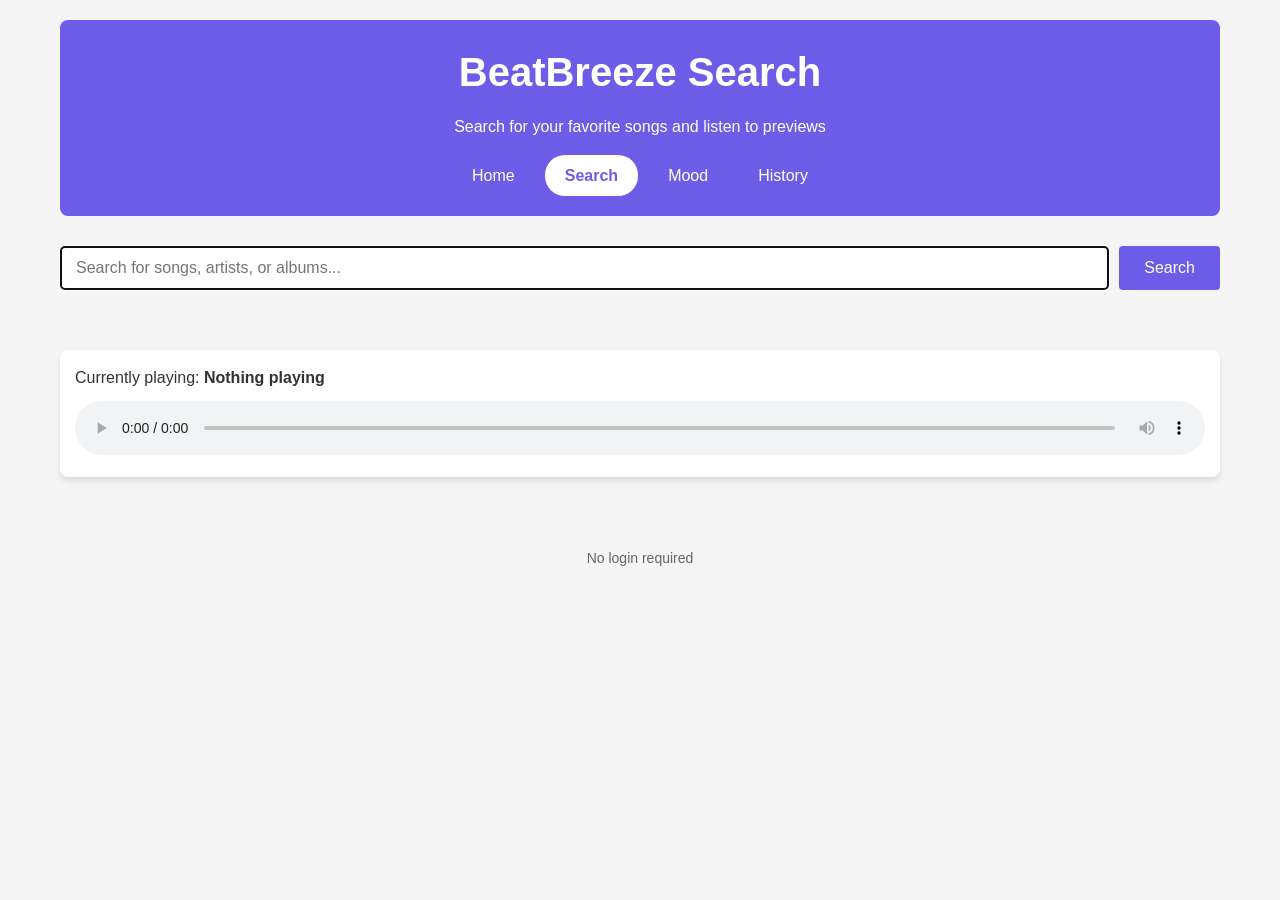
<file: index.html>
<!DOCTYPE html>
<html lang="en">
<head>
    <meta charset="UTF-8">
    <meta name="viewport" content="width=device-width, initial-scale=1.0">
    <title>Search - BeatBreeze</title>
    <link rel="stylesheet" href="styles.css">
</head>
<body>
    <div class="container">
        <header>
            <h1>BeatBreeze Search</h1>
            <p>Search for your favorite songs and listen to previews</p>
            <nav class="main-nav">
                <a href="home.html" class="nav-link">Home</a>
                <a href="index.html" class="nav-link active">Search</a>
                <a href="mood.html" class="nav-link">Mood</a>
                <a href="history.html" class="nav-link">History</a>
            </nav>
        </header>

        <div class="search-container">
            <input type="text" id="search-input" placeholder="Search for songs, artists, or albums...">
            <button id="search-button">Search</button>
        </div>

        <div class="results-container">
            <div id="results-count"></div>
            <div id="results-list"></div>
        </div>

        <div id="now-playing">
            <div id="now-playing-info">
                <p>Currently playing: <span id="current-song">Nothing playing</span></p>
            </div>
            <div id="audio-controls">
                <audio id="audio-player" controls></audio>
            </div>
        </div>

        <div id="loading" class="hidden">
            <div class="spinner"></div>
        </div>
    </div>

    <footer>
        <p>No login required</p>
    </footer>

    <script src="script.js"></script>
</body>
</html>
</file>
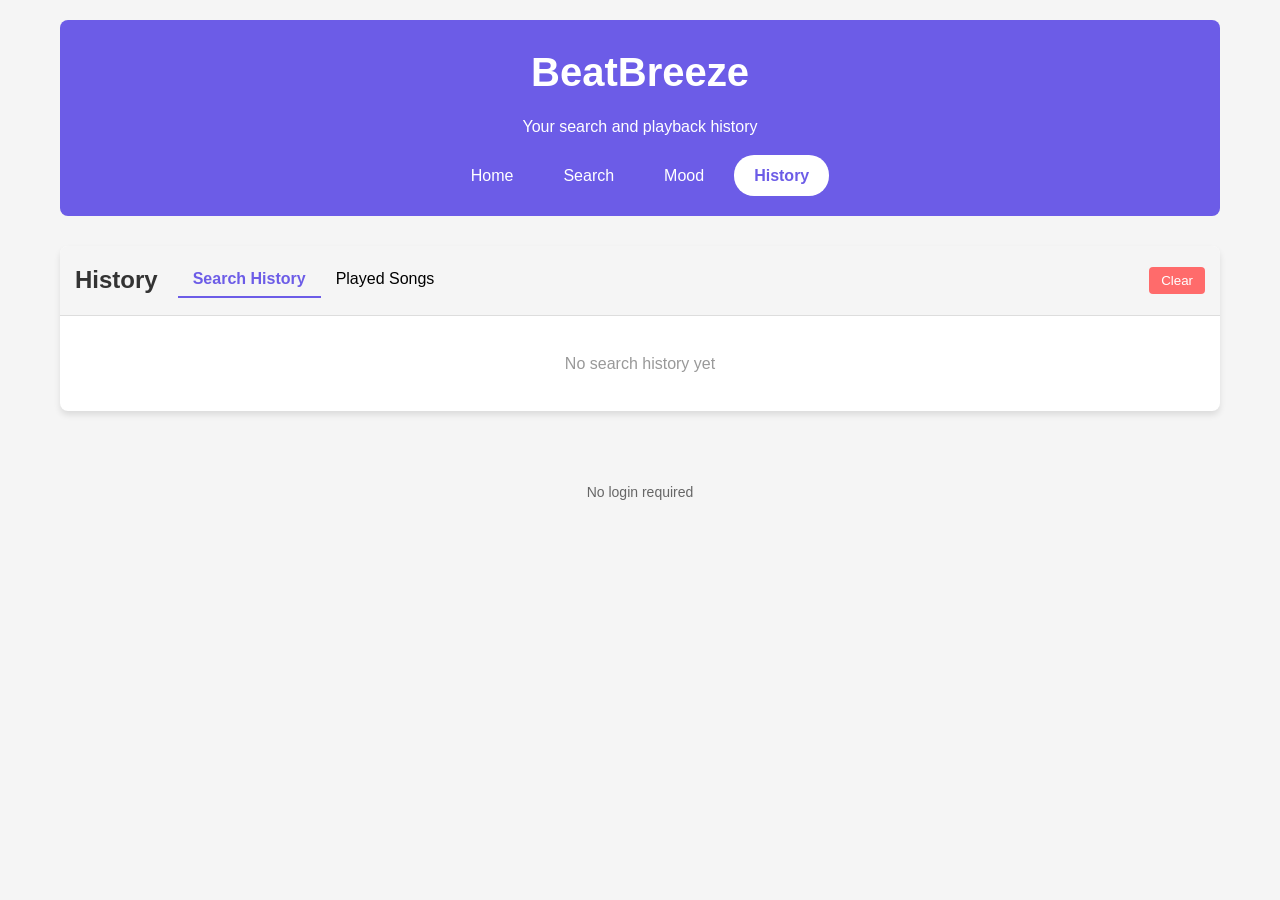
<file: history.html>
<!DOCTYPE html>
<html lang="en">
<head>
    <meta charset="UTF-8">
    <meta name="viewport" content="width=device-width, initial-scale=1.0">
    <title>History - BeatBreeze</title>
    <link rel="stylesheet" href="styles.css">
</head>
<body>
    <div class="container">
        <header>
            <h1>BeatBreeze</h1>
            <p>Your search and playback history</p>
            <nav class="main-nav">
                <a href="home.html" class="nav-link">Home</a>
                <a href="index.html" class="nav-link">Search</a>
                <a href="mood.html" class="nav-link">Mood</a>
                <a href="history.html" class="nav-link active">History</a>
            </nav>
        </header>

        <div class="history-container">
            <div class="history-header">
                <h2>History</h2>
                <div class="history-tabs">
                    <button id="search-history-tab" class="history-tab active">Search History</button>
                    <button id="played-songs-tab" class="history-tab">Played Songs</button>
                </div>
                <button id="clear-history" class="clear-history-btn">Clear</button>
            </div>
            
            <div id="search-history-content" class="history-content active">
                <ul id="search-history-list" class="history-list"></ul>
                <p id="no-search-history" class="no-history-message">No search history yet</p>
            </div>
            
            <div id="played-songs-content" class="history-content">
                <div id="played-songs-grid" class="played-songs-grid"></div>
                <p id="no-played-songs" class="no-history-message">No played songs yet</p>
            </div>
        </div>
    </div>

    <footer>
        <p>No login required</p>
    </footer>

    <script src="history.js"></script>
</body>
</html>
</file>
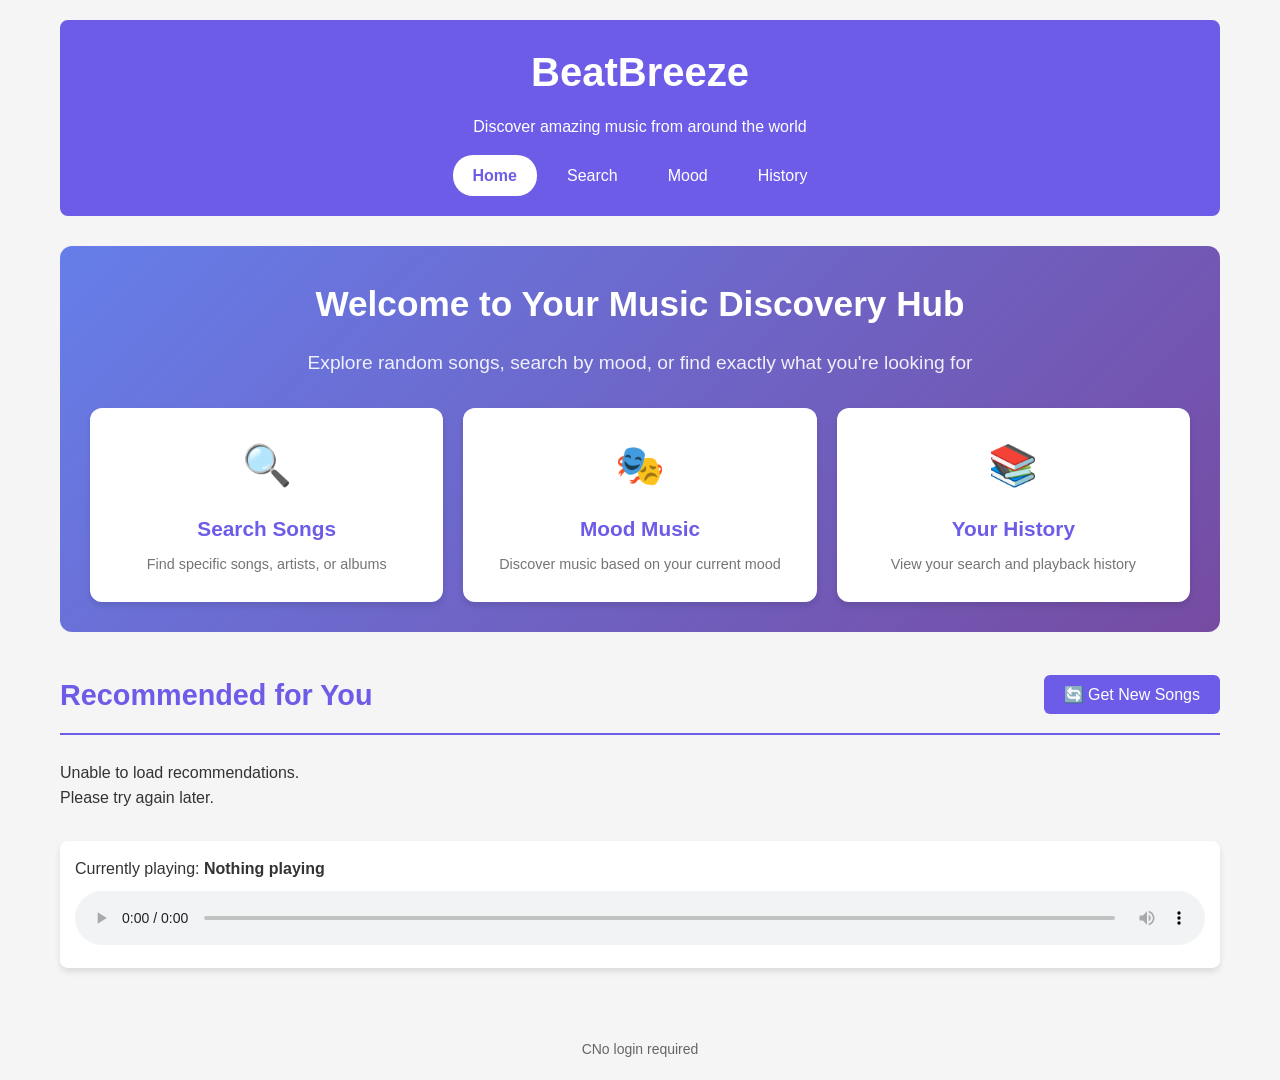
<file: home.html>
<!DOCTYPE html>
<html lang="en">
<head>
    <meta charset="UTF-8">
    <meta name="viewport" content="width=device-width, initial-scale=1.0">
    <title>Home - BeatBreeze</title>
    <link rel="stylesheet" href="styles.css">
</head>
<body>
    <div class="container">
        <header>
            <h1>BeatBreeze</h1>
            <p>Discover amazing music from around the world</p>
            <nav class="main-nav">
                <a href="home.html" class="nav-link active">Home</a>
                <a href="index.html" class="nav-link">Search</a>
                <a href="mood.html" class="nav-link">Mood</a>
                <a href="history.html" class="nav-link">History</a>
            </nav>
        </header>

        <div class="welcome-section">
            <h2>Welcome to Your Music Discovery Hub</h2>
            <p>Explore random songs, search by mood, or find exactly what you're looking for</p>
            
            <div class="quick-actions">
                <a href="index.html" class="action-card">
                    <div class="action-icon">🔍</div>
                    <h3>Search Songs</h3>
                    <p>Find specific songs, artists, or albums</p>
                </a>
                
                <a href="mood.html" class="action-card">
                    <div class="action-icon">🎭</div>
                    <h3>Mood Music</h3>
                    <p>Discover music based on your current mood</p>
                </a>
                
                <a href="history.html" class="action-card">
                    <div class="action-icon">📚</div>
                    <h3>Your History</h3>
                    <p>View your search and playback history</p>
                </a>
            </div>
        </div>

        <div class="recommendations-section">
            <div class="recommendations-header">
                <h2>Recommended for You</h2>
                <button id="refresh-recommendations" class="refresh-button">
                    🔄 Get New Songs
                </button>
            </div>
            
            <div id="recommendations-loading" class="hidden">
                <div class="spinner"></div>
                <p>Finding amazing songs for you...</p>
            </div>
            
            <div id="recommendations-list" class="recommendations-grid"></div>
        </div>

        <div id="now-playing">
            <div id="now-playing-info">
                <p>Currently playing: <span id="current-song">Nothing playing</span></p>
            </div>
            <div id="audio-controls">
                <audio id="audio-player" controls></audio>
            </div>
        </div>
    </div>

    <footer>
        <p>CNo login required</p>
    </footer>

    <script src="home.js"></script>
</body>
</html>
</file>
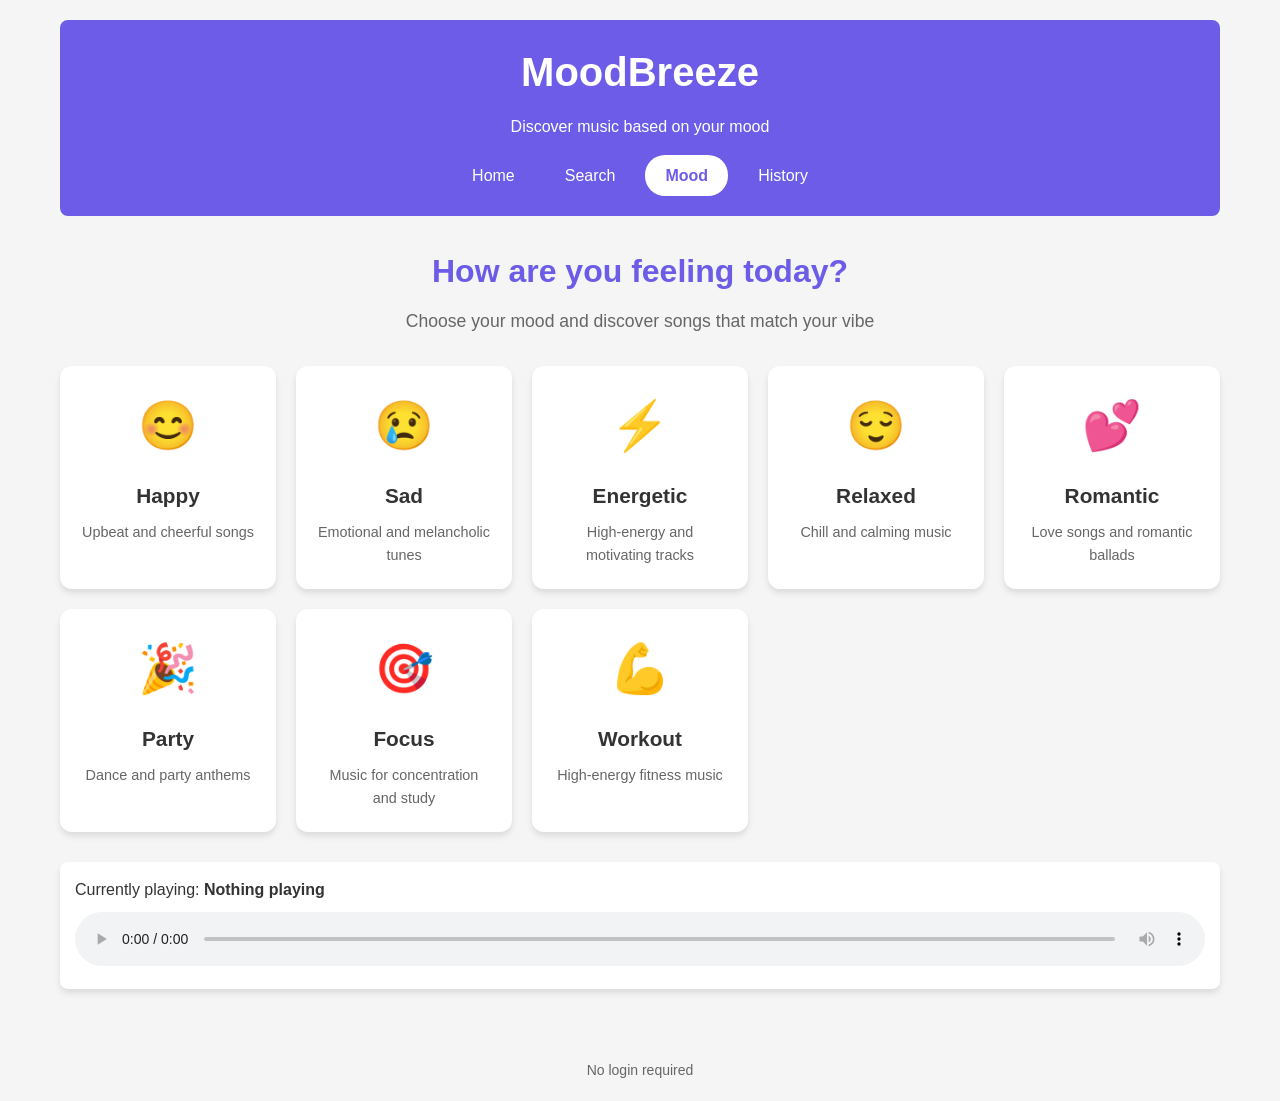
<file: mood.html>
<!DOCTYPE html>
<html lang="en">
<head>
    <meta charset="UTF-8">
    <meta name="viewport" content="width=device-width, initial-scale=1.0">
    <title>Mood Music - BeatBreeze</title>
    <link rel="stylesheet" href="styles.css">
</head>
<body>
    <div class="container">
        <header>
            <h1>MoodBreeze</h1>
            <p>Discover music based on your mood</p>
            <nav class="main-nav">
                <a href="home.html" class="nav-link">Home</a>
                <a href="index.html" class="nav-link">Search</a>
                <a href="mood.html" class="nav-link active">Mood</a>
                <a href="history.html" class="nav-link">History</a>
            </nav>
        </header>

        <div class="mood-selection">
            <h2>How are you feeling today?</h2>
            <p>Choose your mood and discover songs that match your vibe</p>
            
            <div class="mood-grid">
                <div class="mood-card" data-mood="happy" data-search="happy upbeat cheerful">
                    <div class="mood-icon">😊</div>
                    <h3>Happy</h3>
                    <p>Upbeat and cheerful songs</p>
                </div>
                
                <div class="mood-card" data-mood="sad" data-search="sad melancholy heartbreak">
                    <div class="mood-icon">😢</div>
                    <h3>Sad</h3>
                    <p>Emotional and melancholic tunes</p>
                </div>
                
                <div class="mood-card" data-mood="energetic" data-search="energetic pump up high energy">
                    <div class="mood-icon">⚡</div>
                    <h3>Energetic</h3>
                    <p>High-energy and motivating tracks</p>
                </div>
                
                <div class="mood-card" data-mood="relaxed" data-search="chill relaxed calm ambient">
                    <div class="mood-icon">😌</div>
                    <h3>Relaxed</h3>
                    <p>Chill and calming music</p>
                </div>
                
                <div class="mood-card" data-mood="romantic" data-search="romantic love ballad">
                    <div class="mood-icon">💕</div>
                    <h3>Romantic</h3>
                    <p>Love songs and romantic ballads</p>
                </div>
                
                <div class="mood-card" data-mood="party" data-search="party dance club">
                    <div class="mood-icon">🎉</div>
                    <h3>Party</h3>
                    <p>Dance and party anthems</p>
                </div>
                
                <div class="mood-card" data-mood="focus" data-search="instrumental focus study">
                    <div class="mood-icon">🎯</div>
                    <h3>Focus</h3>
                    <p>Music for concentration and study</p>
                </div>
                
                <div class="mood-card" data-mood="workout" data-search="workout gym motivation">
                    <div class="mood-icon">💪</div>
                    <h3>Workout</h3>
                    <p>High-energy fitness music</p>
                </div>
            </div>
        </div>

        <div class="mood-results" id="mood-results" style="display: none;">
            <div class="mood-results-header">
                <h2 id="selected-mood-title">Songs for your mood</h2>
                <button id="back-to-moods" class="back-button">← Choose Different Mood</button>
            </div>
            
            <div id="mood-loading" class="hidden">
                <div class="spinner"></div>
            </div>
            
            <div id="mood-results-count"></div>
            <div id="mood-results-list"></div>
        </div>

        <div id="now-playing">
            <div id="now-playing-info">
                <p>Currently playing: <span id="current-song">Nothing playing</span></p>
            </div>
            <div id="audio-controls">
                <audio id="audio-player" controls></audio>
            </div>
        </div>
    </div>

    <footer>
        <p>No login required</p>
    </footer>

    <script src="mood.js"></script>
</body>
</html>
</file>
<file: styles.css>
* {
  margin: 0;
  padding: 0;
  box-sizing: border-box;
  font-family: "Segoe UI", Tahoma, Geneva, Verdana, sans-serif;
}

body {
  background-color: #f5f5f5;
  color: #333;
  line-height: 1.6;
}

.container {
  max-width: 1200px;
  margin: 0 auto;
  padding: 20px;
}

header {
  text-align: center;
  margin-bottom: 30px;
  padding: 20px 0;
  background-color: #6c5ce7;
  color: white;
  border-radius: 8px;
}

header h1 {
  margin-bottom: 10px;
  font-size: 2.5rem;
}

/* Navigation */
.main-nav {
  display: flex;
  justify-content: center;
  margin-top: 15px;
}

.nav-link {
  color: white;
  text-decoration: none;
  padding: 8px 20px;
  margin: 0 5px;
  border-radius: 20px;
  transition: background-color 0.3s;
}

.nav-link:hover {
  background-color: rgba(255, 255, 255, 0.2);
}

.nav-link.active {
  background-color: white;
  color: #6c5ce7;
  font-weight: bold;
}

.search-container {
  display: flex;
  margin-bottom: 30px;
  gap: 10px;
}

#search-input {
  flex: 1;
  padding: 12px 15px;
  border: 1px solid #ddd;
  border-radius: 4px;
  font-size: 16px;
}

#search-button {
  padding: 12px 25px;
  background-color: #6c5ce7;
  color: white;
  border: none;
  border-radius: 4px;
  cursor: pointer;
  font-size: 16px;
  transition: background-color 0.3s;
}

#search-button:hover {
  background-color: #5649c0;
}

.results-container {
  margin-bottom: 30px;
}

#results-count {
  margin-bottom: 15px;
  font-size: 18px;
  font-weight: bold;
}

#results-list {
  display: grid;
  grid-template-columns: repeat(auto-fill, minmax(250px, 1fr));
  gap: 20px;
}

.song-card {
  background-color: white;
  border-radius: 8px;
  overflow: hidden;
  box-shadow: 0 4px 6px rgba(0, 0, 0, 0.1);
  transition: transform 0.3s;
}

.song-card:hover {
  transform: translateY(-5px);
}

.song-image {
  width: 100%;
  height: 180px;
  object-fit: cover;
}

.song-info {
  padding: 15px;
}

.song-title {
  font-weight: bold;
  font-size: 18px;
  margin-bottom: 5px;
  white-space: nowrap;
  overflow: hidden;
  text-overflow: ellipsis;
}

.song-artist {
  color: #666;
  margin-bottom: 10px;
  white-space: nowrap;
  overflow: hidden;
  text-overflow: ellipsis;
}

.play-button {
  display: block;
  width: 100%;
  padding: 10px;
  background-color: #6c5ce7;
  color: white;
  border: none;
  border-radius: 4px;
  cursor: pointer;
  transition: background-color 0.3s;
}

.play-button:hover {
  background-color: #5649c0;
}

#now-playing {
  background-color: white;
  padding: 15px;
  border-radius: 8px;
  margin-bottom: 30px;
  box-shadow: 0 4px 6px rgba(0, 0, 0, 0.1);
}

#now-playing-info {
  margin-bottom: 10px;
}

#current-song {
  font-weight: bold;
}

#audio-controls {
  width: 100%;
}

#audio-player {
  width: 100%;
}

#loading {
  display: flex;
  justify-content: center;
  align-items: center;
  margin: 30px 0;
}

.spinner {
  border: 4px solid rgba(0, 0, 0, 0.1);
  border-radius: 50%;
  border-top: 4px solid #6c5ce7;
  width: 40px;
  height: 40px;
  animation: spin 1s linear infinite;
}

@keyframes spin {
  0% {
    transform: rotate(0deg);
  }
  100% {
    transform: rotate(360deg);
  }
}

.hidden {
  display: none !important;
}

footer {
  text-align: center;
  padding: 20px;
  color: #666;
  font-size: 14px;
}

/* History Section */
.history-container {
  background-color: white;
  border-radius: 8px;
  box-shadow: 0 4px 6px rgba(0, 0, 0, 0.1);
  margin-bottom: 30px;
  overflow: hidden;
}

.history-header {
  display: flex;
  align-items: center;
  padding: 15px;
  background-color: #f5f5f5;
  border-bottom: 1px solid #ddd;
}

.history-header h2 {
  margin: 0;
  font-size: 1.5rem;
  margin-right: 20px;
}

.history-tabs {
  display: flex;
  flex-grow: 1;
}

.history-tab {
  padding: 8px 15px;
  background: none;
  border: none;
  border-bottom: 2px solid transparent;
  cursor: pointer;
  font-size: 16px;
  transition: all 0.3s;
}

.history-tab.active {
  border-bottom: 2px solid #6c5ce7;
  color: #6c5ce7;
  font-weight: bold;
}

.clear-history-btn {
  padding: 6px 12px;
  background-color: #ff6b6b;
  color: white;
  border: none;
  border-radius: 4px;
  cursor: pointer;
  transition: background-color 0.3s;
}

.clear-history-btn:hover {
  background-color: #ee5253;
}

.history-content {
  display: none;
  padding: 15px;
}

.history-content.active {
  display: block;
}

.history-list {
  list-style: none;
  padding: 0;
  margin: 0;
}

.history-item {
  display: flex;
  align-items: center;
  padding: 10px;
  border-bottom: 1px solid #eee;
  transition: background-color 0.3s;
}

.history-item:hover {
  background-color: #f9f9f9;
}

.history-item-text {
  flex-grow: 1;
  cursor: pointer;
}

.history-item-text:hover {
  color: #6c5ce7;
}

.history-item-time {
  color: #999;
  font-size: 0.8rem;
  margin-right: 10px;
}

.history-item-action {
  background: none;
  border: none;
  color: #6c5ce7;
  cursor: pointer;
  padding: 5px;
}

.history-item-action:hover {
  color: #5649c0;
}

.no-history-message {
  text-align: center;
  color: #999;
  padding: 20px;
}

/* Played Songs Grid */
.played-songs-grid {
  display: grid;
  grid-template-columns: repeat(auto-fill, minmax(200px, 1fr));
  gap: 20px;
}

.played-song-card {
  background-color: white;
  border-radius: 8px;
  overflow: hidden;
  box-shadow: 0 2px 4px rgba(0, 0, 0, 0.1);
  transition: transform 0.3s;
}

.played-song-card:hover {
  transform: translateY(-5px);
}

.played-song-image {
  width: 100%;
  height: 150px;
  object-fit: cover;
}

.played-song-info {
  padding: 12px;
}

.played-song-title {
  font-weight: bold;
  font-size: 16px;
  margin-bottom: 5px;
  white-space: nowrap;
  overflow: hidden;
  text-overflow: ellipsis;
}

.played-song-artist {
  color: #666;
  font-size: 14px;
  margin-bottom: 8px;
  white-space: nowrap;
  overflow: hidden;
  text-overflow: ellipsis;
}

.played-song-time {
  color: #999;
  font-size: 12px;
  margin-bottom: 10px;
}

.played-song-play {
  display: block;
  width: 100%;
  padding: 8px;
  background-color: #6c5ce7;
  color: white;
  border: none;
  border-radius: 4px;
  cursor: pointer;
  transition: background-color 0.3s;
  font-size: 14px;
}

.played-song-play:hover {
  background-color: #5649c0;
}

/* Responsive design */
@media (max-width: 768px) {
  .search-container {
    flex-direction: column;
  }

  #results-list,
  .played-songs-grid {
    grid-template-columns: repeat(auto-fill, minmax(200px, 1fr));
  }

  .history-header {
    flex-direction: column;
    align-items: flex-start;
  }

  .history-tabs {
    margin: 10px 0;
  }
}

@media (max-width: 480px) {
  header h1 {
    font-size: 2rem;
  }

  #results-list,
  .played-songs-grid {
    grid-template-columns: 1fr;
  }
}

/* Mood Selection Styles */
.mood-selection {
  text-align: center;
  margin-bottom: 30px;
}

.mood-selection h2 {
  font-size: 2rem;
  margin-bottom: 10px;
  color: #6c5ce7;
}

.mood-selection p {
  font-size: 1.1rem;
  color: #666;
  margin-bottom: 30px;
}

.mood-grid {
  display: grid;
  grid-template-columns: repeat(auto-fit, minmax(200px, 1fr));
  gap: 20px;
  margin-bottom: 30px;
}

.mood-card {
  background-color: white;
  border-radius: 12px;
  padding: 20px;
  text-align: center;
  box-shadow: 0 4px 6px rgba(0, 0, 0, 0.1);
  cursor: pointer;
  transition: all 0.3s ease;
  border: 2px solid transparent;
}

.mood-card:hover {
  transform: translateY(-5px);
  box-shadow: 0 8px 15px rgba(0, 0, 0, 0.15);
  border-color: #6c5ce7;
}

.mood-icon {
  font-size: 3rem;
  margin-bottom: 15px;
}

.mood-card h3 {
  font-size: 1.3rem;
  margin-bottom: 8px;
  color: #333;
}

.mood-card p {
  color: #666;
  font-size: 0.9rem;
  margin: 0;
}

/* Mood Results Styles */
.mood-results {
  margin-bottom: 30px;
}

.mood-results-header {
  display: flex;
  justify-content: space-between;
  align-items: center;
  margin-bottom: 20px;
  padding-bottom: 15px;
  border-bottom: 2px solid #6c5ce7;
}

.mood-results-header h2 {
  margin: 0;
  color: #6c5ce7;
  font-size: 1.8rem;
}

.back-button {
  padding: 8px 15px;
  background-color: #6c5ce7;
  color: white;
  border: none;
  border-radius: 4px;
  cursor: pointer;
  transition: background-color 0.3s;
  font-size: 14px;
}

.back-button:hover {
  background-color: #5649c0;
}

#mood-results-count {
  margin-bottom: 15px;
  font-size: 18px;
  font-weight: bold;
  color: #333;
}

#mood-results-list {
  display: grid;
  grid-template-columns: repeat(auto-fill, minmax(250px, 1fr));
  gap: 20px;
}

#mood-loading {
  display: flex;
  justify-content: center;
  align-items: center;
  margin: 30px 0;
}

/* Responsive design for mood page */
@media (max-width: 768px) {
  .mood-grid {
    grid-template-columns: repeat(auto-fit, minmax(150px, 1fr));
  }

  .mood-results-header {
    flex-direction: column;
    align-items: flex-start;
  }

  .mood-results-header h2 {
    margin-bottom: 10px;
  }
}

@media (max-width: 480px) {
  .mood-grid {
    grid-template-columns: repeat(2, 1fr);
  }

  .mood-card {
    padding: 15px;
  }

  .mood-icon {
    font-size: 2.5rem;
  }
}

/* Homepage Styles */
.welcome-section {
  text-align: center;
  margin-bottom: 40px;
  padding: 30px;
  background: linear-gradient(135deg, #667eea 0%, #764ba2 100%);
  color: white;
  border-radius: 12px;
}

.welcome-section h2 {
  font-size: 2.2rem;
  margin-bottom: 15px;
}

.welcome-section p {
  font-size: 1.2rem;
  margin-bottom: 30px;
  opacity: 0.9;
}

.quick-actions {
  display: grid;
  grid-template-columns: repeat(auto-fit, minmax(200px, 1fr));
  gap: 20px;
  margin-top: 30px;
}

.action-card {
  background-color: white;
  color: #333;
  text-decoration: none;
  padding: 25px;
  border-radius: 12px;
  text-align: center;
  transition: all 0.3s ease;
  box-shadow: 0 4px 6px rgba(0, 0, 0, 0.1);
}

.action-card:hover {
  transform: translateY(-5px);
  box-shadow: 0 8px 15px rgba(0, 0, 0, 0.2);
}

.action-icon {
  font-size: 2.5rem;
  margin-bottom: 15px;
}

.action-card h3 {
  font-size: 1.3rem;
  margin-bottom: 8px;
  color: #6c5ce7;
}

.action-card p {
  color: #666;
  font-size: 0.9rem;
  margin: 0;
}

/* Recommendations Section */
.recommendations-section {
  margin-bottom: 30px;
}

.recommendations-header {
  display: flex;
  justify-content: space-between;
  align-items: center;
  margin-bottom: 25px;
  padding-bottom: 15px;
  border-bottom: 2px solid #6c5ce7;
}

.recommendations-header h2 {
  margin: 0;
  color: #6c5ce7;
  font-size: 1.8rem;
}

.refresh-button {
  padding: 10px 20px;
  background-color: #6c5ce7;
  color: white;
  border: none;
  border-radius: 6px;
  cursor: pointer;
  transition: background-color 0.3s;
  font-size: 16px;
  font-weight: 500;
}

.refresh-button:hover:not(:disabled) {
  background-color: #5649c0;
}

.refresh-button:disabled {
  opacity: 0.6;
  cursor: not-allowed;
}

.recommendations-grid {
  display: grid;
  grid-template-columns: repeat(auto-fill, minmax(250px, 1fr));
  gap: 20px;
}

#recommendations-loading {
  text-align: center;
  padding: 40px;
  color: #666;
}

#recommendations-loading .spinner {
  margin-bottom: 15px;
}

/* Responsive design for homepage */
@media (max-width: 768px) {
  .welcome-section {
    padding: 20px;
  }

  .welcome-section h2 {
    font-size: 1.8rem;
  }

  .quick-actions {
    grid-template-columns: 1fr;
  }

  .recommendations-header {
    flex-direction: column;
    align-items: flex-start;
  }

  .recommendations-header h2 {
    margin-bottom: 15px;
  }

  .recommendations-grid {
    grid-template-columns: repeat(auto-fill, minmax(200px, 1fr));
  }
}

@media (max-width: 480px) {
  .welcome-section h2 {
    font-size: 1.5rem;
  }

  .action-card {
    padding: 20px;
  }

  .action-icon {
    font-size: 2rem;
  }

  .recommendations-grid {
    grid-template-columns: 1fr;
  }
}
</file>
